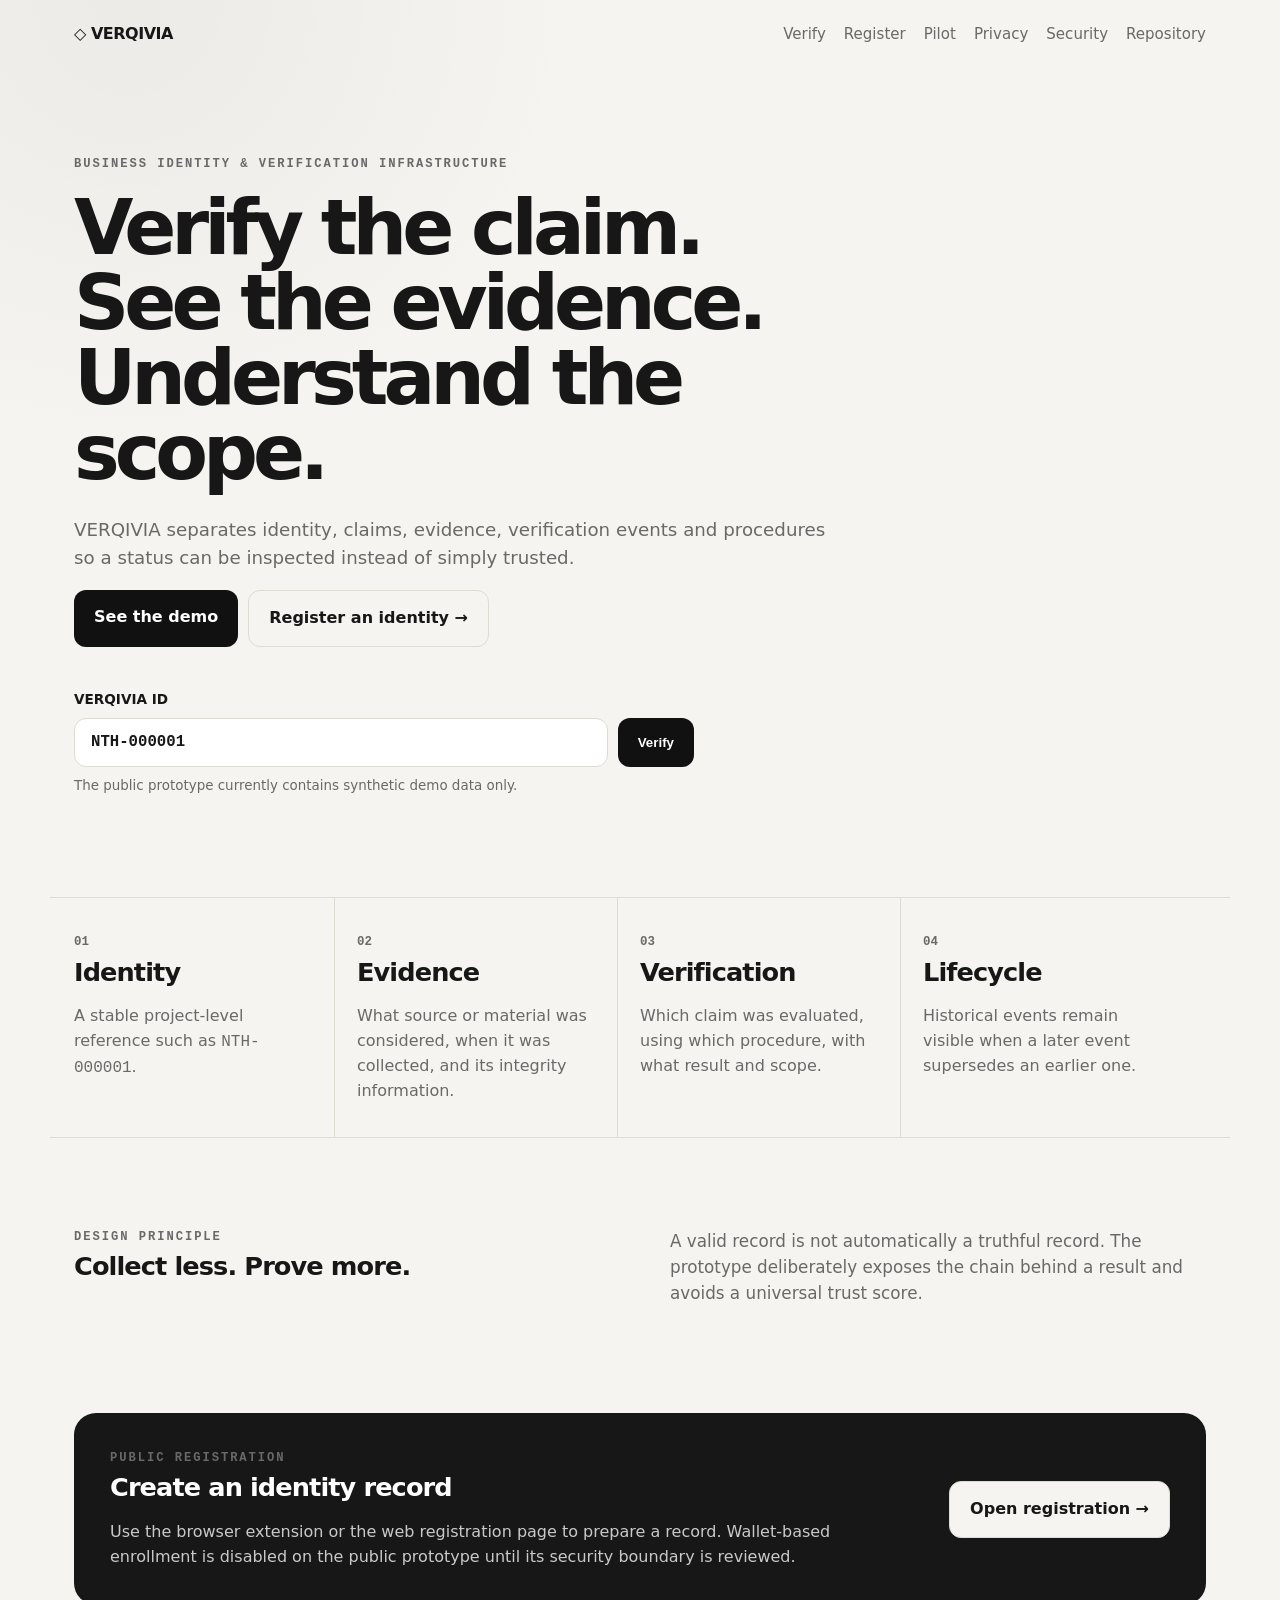
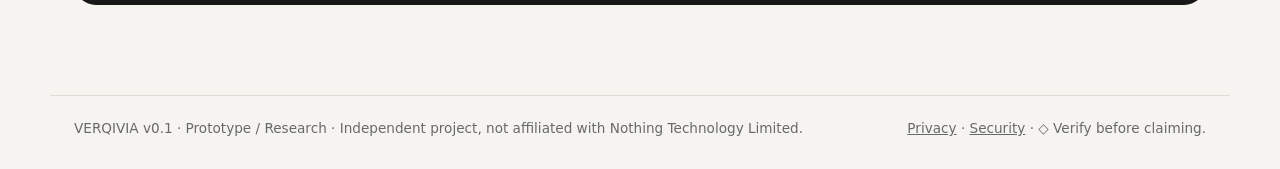
<file: site/index.html>
<!doctype html>
<html lang="en">
<head>
  <meta charset="utf-8">
  <meta name="viewport" content="width=device-width, initial-scale=1">
  <meta http-equiv="Content-Security-Policy" content="default-src 'self'; script-src 'self'; style-src 'self'; img-src 'self' data:; connect-src 'self' https:; object-src 'none'; base-uri 'self'; frame-ancestors 'none'; form-action 'self'">
  <meta name="description" content="VERQIVIA — transparent business identity and verification infrastructure for humans and machines.">
  <meta property="og:title" content="VERQIVIA — Business Identity & Verification">
  <meta property="og:description" content="Inspect identity, claims, evidence and verification procedures instead of relying on a single trust score.">
  <meta property="og:type" content="website">
  <meta property="og:url" content="https://asnad68.github.io/VERQIVIA/">
  <title>VERQIVIA — Business Identity & Verification</title>
  <link rel="stylesheet" href="./assets/styles.css">
</head>
<body>
  <header class="topbar">
    <a class="brand" href="./">◇ VERQIVIA</a>
    <nav aria-label="Primary">
      <a href="./verify.html">Verify</a>
      <a href="./register.html">Register</a>
      <a href="./pilot.html">Pilot</a>
      <a href="./privacy.html">Privacy</a>
      <a href="./security.html">Security</a>
      <a href="https://github.com/asnad68/VERQIVIA" rel="noreferrer">Repository</a>
    </nav>
  </header>
  <main>
    <section class="hero shell">
      <div class="eyebrow">BUSINESS IDENTITY &amp; VERIFICATION INFRASTRUCTURE</div>
      <h1>Verify the claim.<br>See the evidence.<br>Understand the scope.</h1>
      <p class="lead">VERQIVIA separates identity, claims, evidence, verification events and procedures so a status can be inspected instead of simply trusted.</p>
      <div class="input-row" style="margin-top:28px;max-width:560px;">
        <a class="button" href="./verify.html?id=NTH-000001">See the demo</a>
        <a class="button secondary" href="./register.html">Register an identity →</a>
      </div>
      <form class="verify-form" action="./verify.html" method="get">
        <label for="nothing-id">VERQIVIA ID</label>
        <div class="input-row">
          <input id="nothing-id" name="id" value="NTH-000001" pattern="NTH-[0-9]{6}" autocomplete="off" spellcheck="false" aria-describedby="demo-note">
          <button type="submit">Verify</button>
        </div>
        <p id="demo-note" class="note">The public prototype currently contains synthetic demo data only.</p>
      </form>
    </section>
    <section class="feature-grid shell" aria-label="VERQIVIA model">
      <article class="feature"><span class="feature-number">01</span><h2>Identity</h2><p>A stable project-level reference such as <code>NTH-000001</code>.</p></article>
      <article class="feature"><span class="feature-number">02</span><h2>Evidence</h2><p>What source or material was considered, when it was collected, and its integrity information.</p></article>
      <article class="feature"><span class="feature-number">03</span><h2>Verification</h2><p>Which claim was evaluated, using which procedure, with what result and scope.</p></article>
      <article class="feature"><span class="feature-number">04</span><h2>Lifecycle</h2><p>Historical events remain visible when a later event supersedes an earlier one.</p></article>
    </section>
    <section class="principles shell">
      <div><div class="eyebrow">DESIGN PRINCIPLE</div><h2>Collect less. Prove more.</h2></div>
      <p>A valid record is not automatically a truthful record. The prototype deliberately exposes the chain behind a result and avoids a universal trust score.</p>
    </section>
    <section class="demo shell">
      <div class="demo-panel">
        <div><div class="eyebrow">PUBLIC REGISTRATION</div><h2>Create an identity record</h2><p>Use the browser extension or the web registration page to prepare a record. Wallet-based enrollment is disabled on the public prototype until its security boundary is reviewed.</p></div>
        <a class="button secondary" href="./register.html">Open registration →</a>
      </div>
    </section>
  </main>
  <footer class="footer shell">
    <span>VERQIVIA v0.1 · Prototype / Research · Independent project, not affiliated with Nothing Technology Limited.</span>
    <span><a href="./privacy.html">Privacy</a> · <a href="./security.html">Security</a> · ◇ Verify before claiming.</span>
  </footer>
</body>
</html>
</file>
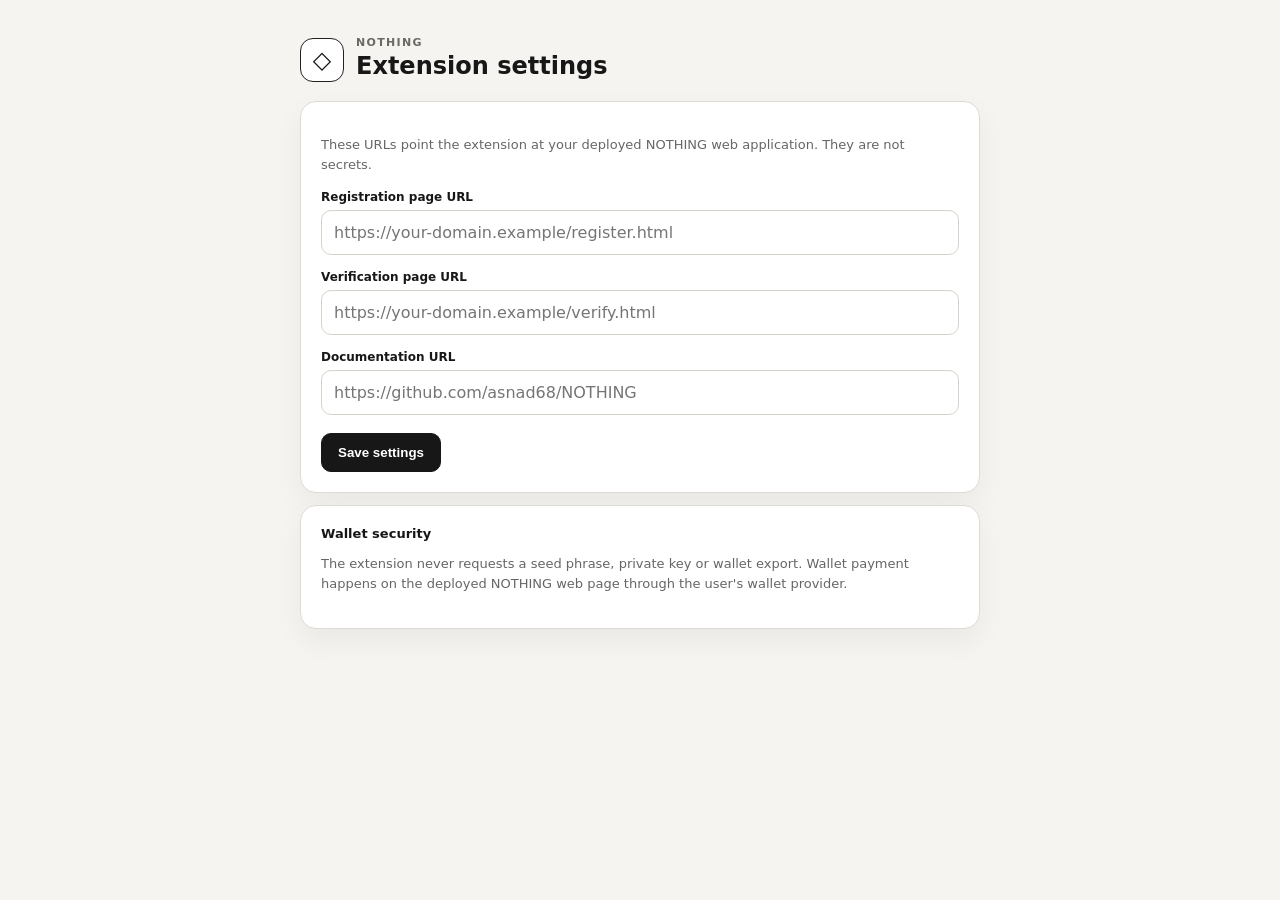
<file: extension/options.html>
<!doctype html>
<html lang="en">
<head>
  <meta charset="utf-8">
  <meta name="viewport" content="width=device-width, initial-scale=1">
  <meta http-equiv="Content-Security-Policy" content="default-src 'self'; script-src 'self'; style-src 'self'; img-src 'self' data:; object-src 'none'; base-uri 'self'; form-action 'self'">
  <title>NOTHING Settings</title>
  <link rel="stylesheet" href="options.css">
</head>
<body>
  <main class="shell">
    <header><div class="mark">◇</div><div><div class="eyebrow">NOTHING</div><h1>Extension settings</h1></div></header>
    <section class="panel">
      <p class="note">These URLs point the extension at your deployed NOTHING web application. They are not secrets.</p>
      <label for="registrationUrl">Registration page URL</label>
      <input id="registrationUrl" placeholder="https://your-domain.example/register.html">
      <label for="verifyUrl">Verification page URL</label>
      <input id="verifyUrl" placeholder="https://your-domain.example/verify.html">
      <label for="docsUrl">Documentation URL</label>
      <input id="docsUrl" placeholder="https://github.com/asnad68/NOTHING">
      <div class="row"><button id="save">Save settings</button><span id="status"></span></div>
    </section>
    <section class="panel small">
      <strong>Wallet security</strong>
      <p>The extension never requests a seed phrase, private key or wallet export. Wallet payment happens on the deployed NOTHING web page through the user's wallet provider.</p>
    </section>
  </main>
  <script src="options.js"></script>
</body>
</html>
</file>
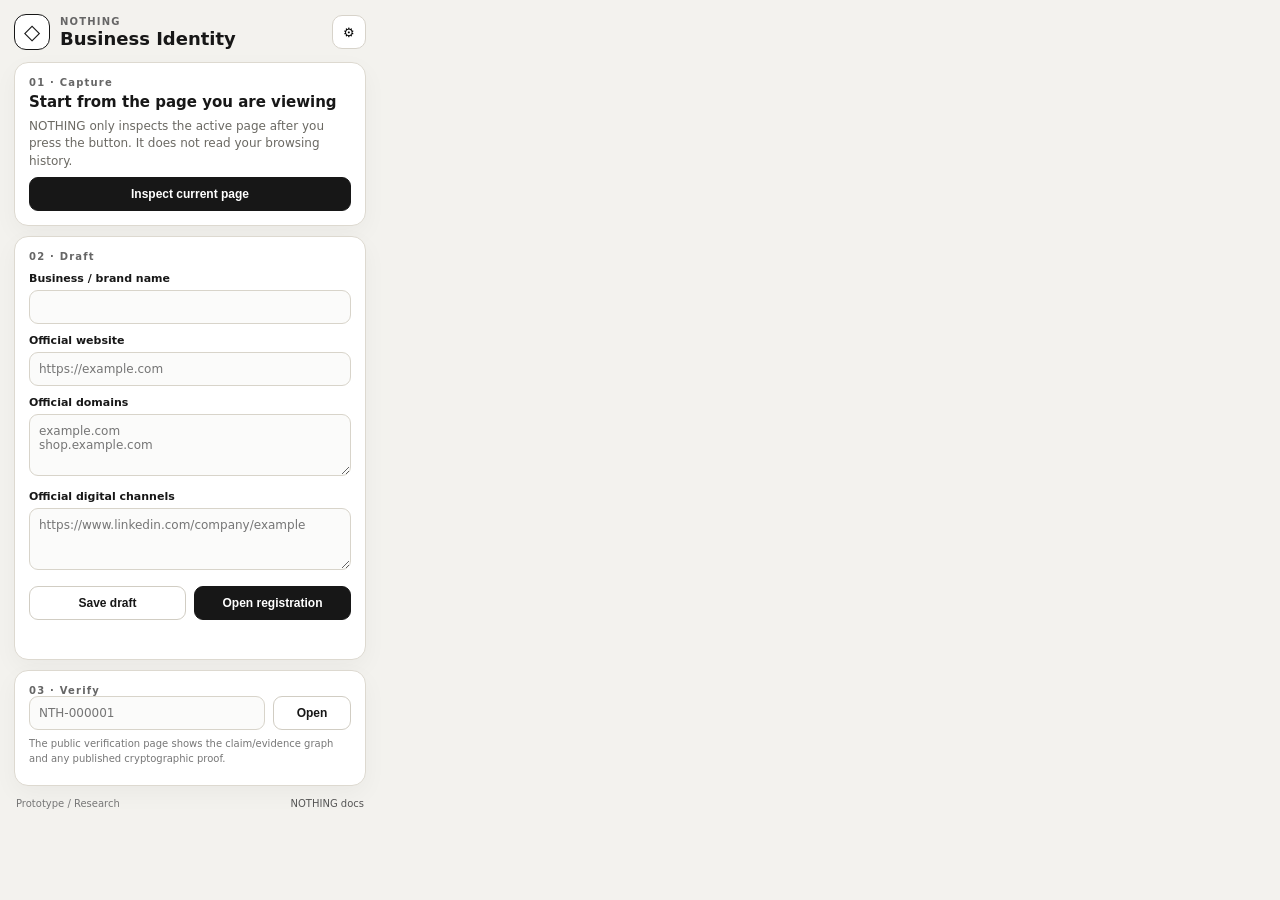
<file: extension/popup.html>
<!doctype html>
<html lang="en">
<head>
  <meta charset="utf-8">
  <meta name="viewport" content="width=device-width, initial-scale=1">
  <meta http-equiv="Content-Security-Policy" content="default-src 'self'; script-src 'self'; style-src 'self'; img-src 'self' data:; object-src 'none'; base-uri 'self'; form-action 'self'">
  <title>NOTHING</title>
  <link rel="stylesheet" href="popup.css">
</head>
<body>
  <main class="app">
    <header class="brandbar">
      <div class="mark">◇</div>
      <div>
        <div class="eyebrow">NOTHING</div>
        <h1>Business Identity</h1>
      </div>
      <button id="settings" class="icon-btn" title="Settings" aria-label="Settings">⚙</button>
    </header>

    <section class="card">
      <div class="step">01 · Capture</div>
      <h2>Start from the page you are viewing</h2>
      <p class="muted">NOTHING only inspects the active page after you press the button. It does not read your browsing history.</p>
      <button id="detect" class="primary full">Inspect current page</button>
      <div id="detected" class="detected" hidden></div>
    </section>

    <section class="card">
      <div class="step">02 · Draft</div>
      <label for="name">Business / brand name</label>
      <input id="name" maxlength="180" autocomplete="organization">
      <label for="website">Official website</label>
      <input id="website" inputmode="url" maxlength="500" placeholder="https://example.com">
      <label for="domains">Official domains</label>
      <textarea id="domains" rows="3" maxlength="1000" placeholder="example.com&#10;shop.example.com"></textarea>
      <label for="channels">Official digital channels</label>
      <textarea id="channels" rows="3" maxlength="1500" placeholder="https://www.linkedin.com/company/example"></textarea>
      <div class="row">
        <button id="save" class="secondary">Save draft</button>
        <button id="register" class="primary">Open registration</button>
      </div>
      <div id="message" class="message" aria-live="polite"></div>
    </section>

    <section class="card compact">
      <div class="step">03 · Verify</div>
      <div class="verify-row">
        <input id="nothingId" pattern="NTH-[0-9]{6}" placeholder="NTH-000001">
        <button id="verify" class="secondary">Open</button>
      </div>
      <p class="tiny">The public verification page shows the claim/evidence graph and any published cryptographic proof.</p>
    </section>

    <footer>
      <span>Prototype / Research</span>
      <a id="help" href="#">NOTHING docs</a>
    </footer>
  </main>
  <script src="popup.js"></script>
</body>
</html>
</file>
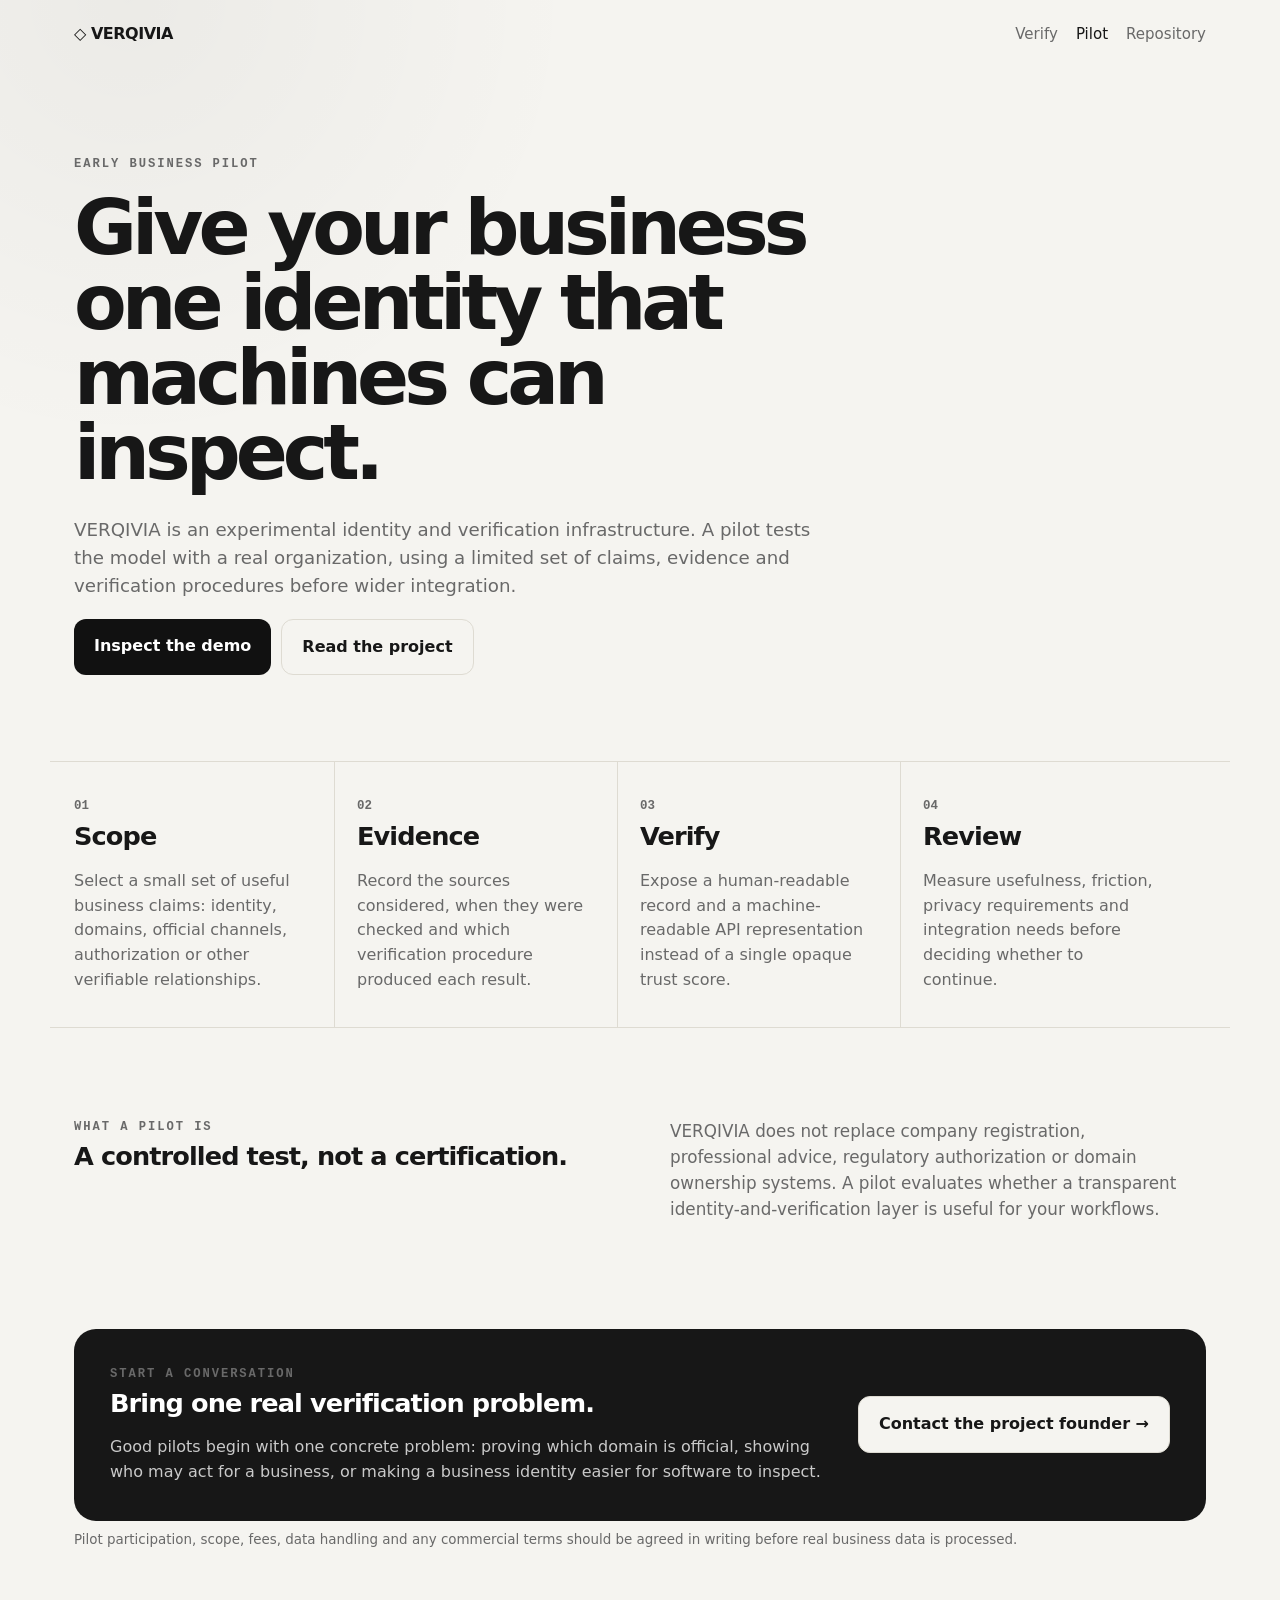
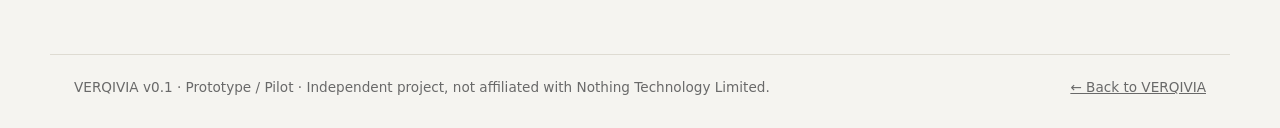
<file: site/pilot.html>
<!doctype html>
<html lang="en">
<head>
  <meta charset="utf-8">
  <meta name="viewport" content="width=device-width, initial-scale=1">
  <meta http-equiv="Content-Security-Policy" content="default-src 'self'; script-src 'self'; style-src 'self'; img-src 'self' data:; connect-src 'self' https:; object-src 'none'; base-uri 'self'; frame-ancestors 'none'; form-action 'self'">
  <meta name="description" content="VERQIVIA pilot program — business identity and verification infrastructure for human and machine-readable trust records.">
  <title>Pilot — VERQIVIA</title>
  <link rel="stylesheet" href="./assets/styles.css">
</head>
<body>
  <header class="topbar">
    <a class="brand" href="./">◇ VERQIVIA</a>
    <nav aria-label="Primary">
      <a href="./verify.html">Verify</a>
      <a class="active" href="./pilot.html">Pilot</a>
      <a href="https://github.com/asnad68/VERQIVIA" rel="noreferrer">Repository</a>
    </nav>
  </header>

  <main>
    <section class="hero shell">
      <div class="eyebrow">EARLY BUSINESS PILOT</div>
      <h1>Give your business one identity that machines can inspect.</h1>
      <p class="lead">
        VERQIVIA is an experimental identity and verification infrastructure.
        A pilot tests the model with a real organization, using a limited set of
        claims, evidence and verification procedures before wider integration.
      </p>
      <div class="input-row" style="margin-top:32px;max-width:520px;">
        <a class="button" href="./verify.html?id=NTH-000001">Inspect the demo</a>
        <a class="button secondary" href="https://github.com/asnad68/VERQIVIA" rel="noreferrer">Read the project</a>
      </div>
    </section>

    <section class="feature-grid shell" aria-label="Pilot structure">
      <article class="feature">
        <span class="feature-number">01</span>
        <h2>Scope</h2>
        <p>Select a small set of useful business claims: identity, domains, official channels, authorization or other verifiable relationships.</p>
      </article>
      <article class="feature">
        <span class="feature-number">02</span>
        <h2>Evidence</h2>
        <p>Record the sources considered, when they were checked and which verification procedure produced each result.</p>
      </article>
      <article class="feature">
        <span class="feature-number">03</span>
        <h2>Verify</h2>
        <p>Expose a human-readable record and a machine-readable API representation instead of a single opaque trust score.</p>
      </article>
      <article class="feature">
        <span class="feature-number">04</span>
        <h2>Review</h2>
        <p>Measure usefulness, friction, privacy requirements and integration needs before deciding whether to continue.</p>
      </article>
    </section>

    <section class="principles shell">
      <div>
        <div class="eyebrow">WHAT A PILOT IS</div>
        <h2>A controlled test, not a certification.</h2>
      </div>
      <p>
        VERQIVIA does not replace company registration, professional advice,
        regulatory authorization or domain ownership systems. A pilot evaluates
        whether a transparent identity-and-verification layer is useful for your
        workflows.
      </p>
    </section>

    <section class="demo shell">
      <div class="demo-panel">
        <div>
          <div class="eyebrow" style="color:#aaa;">START A CONVERSATION</div>
          <h2>Bring one real verification problem.</h2>
          <p>
            Good pilots begin with one concrete problem: proving which domain is
            official, showing who may act for a business, or making a business
            identity easier for software to inspect.
          </p>
        </div>
        <a class="button secondary" href="https://www.linkedin.com/in/mehdihadadi/" rel="noreferrer">Contact the project founder →</a>
      </div>
      <p class="note" style="margin-top:14px;">
        Pilot participation, scope, fees, data handling and any commercial terms should be agreed in writing before real business data is processed.
      </p>
    </section>
  </main>

  <footer class="footer shell">
    <span>VERQIVIA v0.1 · Prototype / Pilot · Independent project, not affiliated with Nothing Technology Limited.</span>
    <a href="./">← Back to VERQIVIA</a>
  </footer>
</body>
</html>
</file>
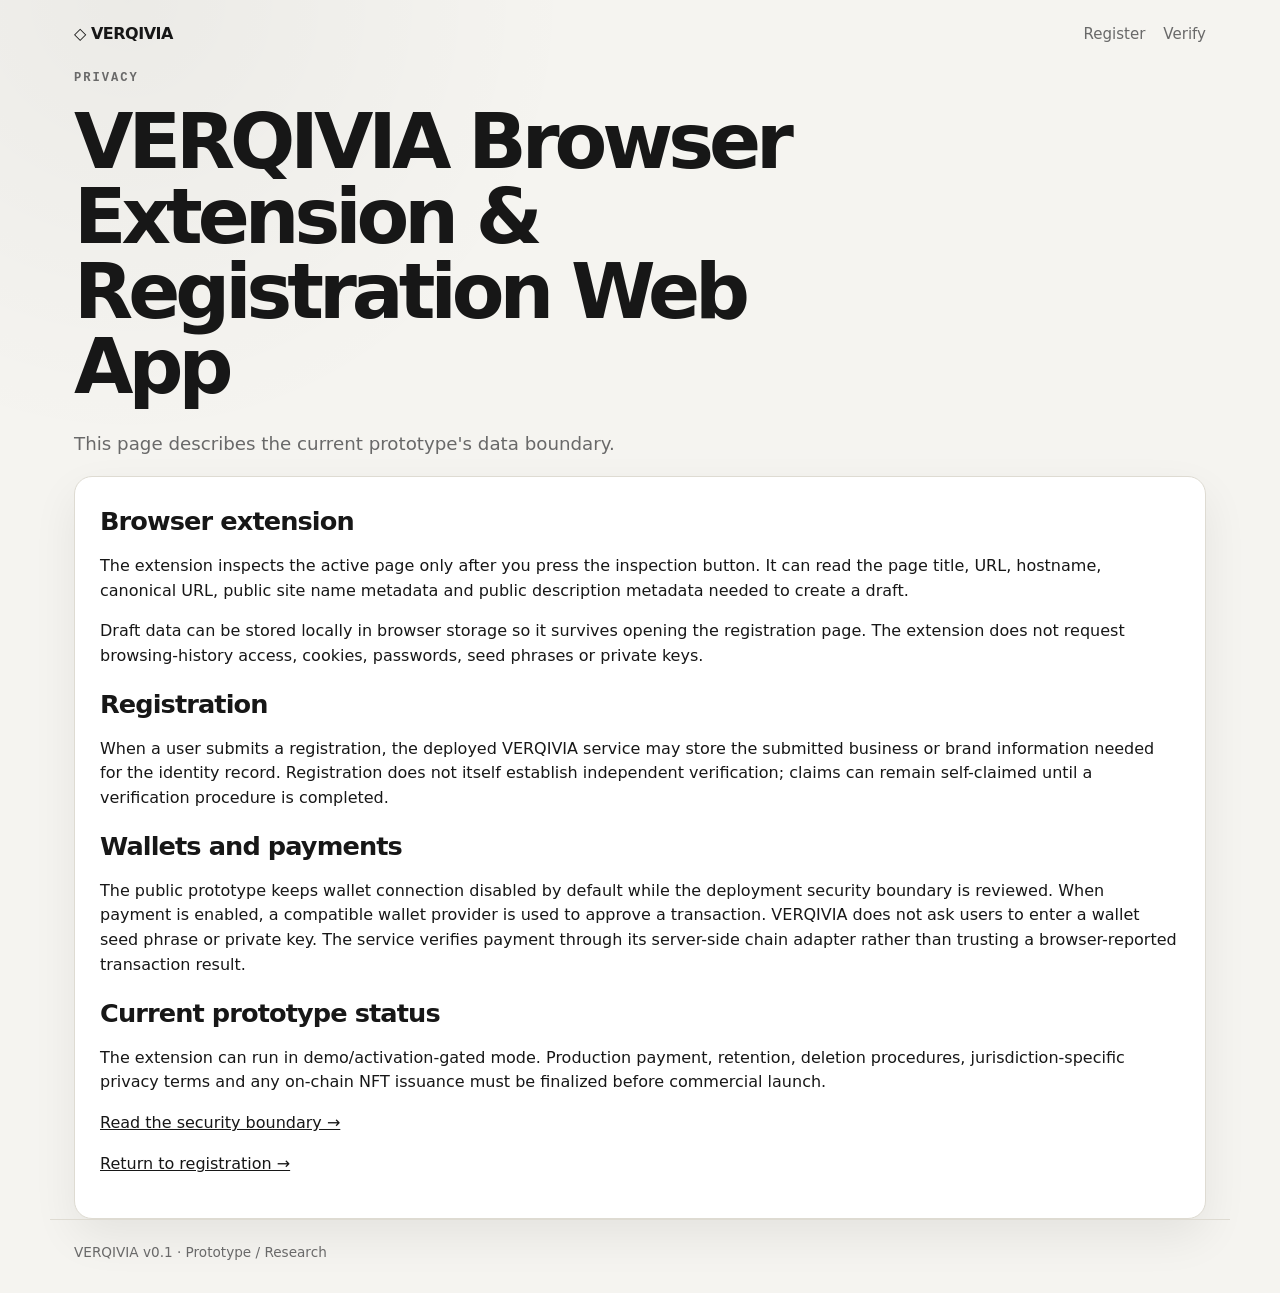
<file: site/privacy.html>
<!doctype html>
<html lang="en">
<head>
  <meta charset="utf-8">
  <meta name="viewport" content="width=device-width, initial-scale=1">
  <meta http-equiv="Content-Security-Policy" content="default-src 'self'; script-src 'self'; style-src 'self'; img-src 'self' data:; connect-src 'self' https:; object-src 'none'; base-uri 'self'; frame-ancestors 'none'; form-action 'self'">
  <title>Privacy — VERQIVIA</title>
  <link rel="stylesheet" href="./assets/styles.css">
</head>
<body>
<header class="topbar"><a class="brand" href="./">◇ VERQIVIA</a><nav><a href="./register.html">Register</a><a href="./verify.html">Verify</a></nav></header>
<main class="shell" style="padding-top:48px;max-width:860px">
  <div class="eyebrow">PRIVACY</div>
  <h1>VERQIVIA Browser Extension &amp; Registration Web App</h1>
  <p class="lead">This page describes the current prototype's data boundary.</p>
  <section class="panel" style="margin-top:24px">
    <h2>Browser extension</h2>
    <p>The extension inspects the active page only after you press the inspection button. It can read the page title, URL, hostname, canonical URL, public site name metadata and public description metadata needed to create a draft.</p>
    <p>Draft data can be stored locally in browser storage so it survives opening the registration page. The extension does not request browsing-history access, cookies, passwords, seed phrases or private keys.</p>
    <h2>Registration</h2>
    <p>When a user submits a registration, the deployed VERQIVIA service may store the submitted business or brand information needed for the identity record. Registration does not itself establish independent verification; claims can remain self-claimed until a verification procedure is completed.</p>
    <h2>Wallets and payments</h2>
    <p>The public prototype keeps wallet connection disabled by default while the deployment security boundary is reviewed. When payment is enabled, a compatible wallet provider is used to approve a transaction. VERQIVIA does not ask users to enter a wallet seed phrase or private key. The service verifies payment through its server-side chain adapter rather than trusting a browser-reported transaction result.</p>
    <h2>Current prototype status</h2>
    <p>The extension can run in demo/activation-gated mode. Production payment, retention, deletion procedures, jurisdiction-specific privacy terms and any on-chain NFT issuance must be finalized before commercial launch.</p>
    <p><a href="./security.html">Read the security boundary →</a></p><p><a href="./register.html">Return to registration →</a></p>
  </section>
</main>
<footer class="footer shell"><span>VERQIVIA v0.1 · Prototype / Research</span></footer>
</body>
</html>
</file>
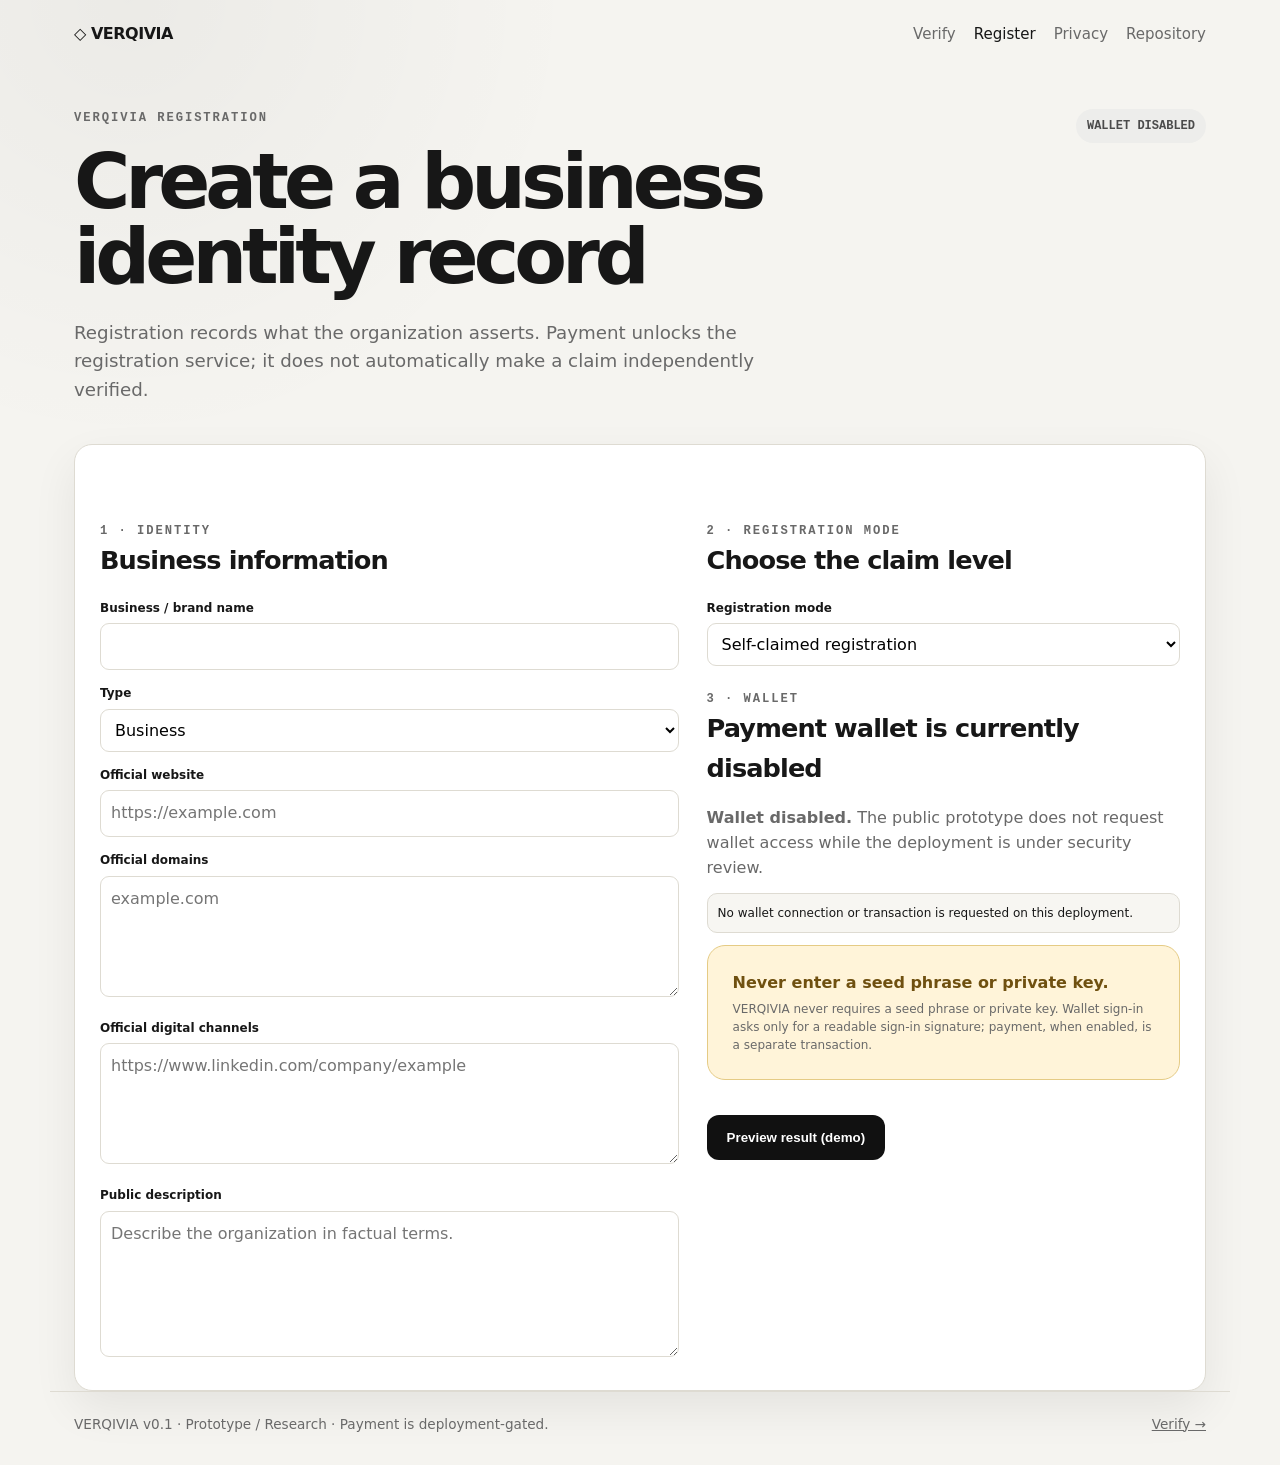
<file: site/register.html>
<!doctype html>
<html lang="en">
<head>
<meta charset="utf-8">
<meta name="viewport" content="width=device-width, initial-scale=1">
<meta http-equiv="Content-Security-Policy" content="default-src 'self'; script-src 'self' https://accounts.google.com; style-src 'self'; img-src 'self' data:; connect-src 'self' https: https://accounts.google.com; frame-src https://accounts.google.com; object-src 'none'; base-uri 'self'; frame-ancestors 'none'; form-action 'self'">
<meta name="description" content="Register a business identity with VERQIVIA.">
<title>Register — VERQIVIA</title>
<link rel="stylesheet" href="./assets/styles.css">
<link rel="stylesheet" href="./register.css">
</head>
<body>
<header class="topbar">
  <a class="brand" href="./">◇ VERQIVIA</a>
  <nav aria-label="Primary"><a href="./verify.html">Verify</a><a class="active" href="./register.html">Register</a><a href="./privacy.html">Privacy</a><a href="https://github.com/asnad68/VERQIVIA" rel="noreferrer">Repository</a></nav>
</header>
<main class="shell register-shell">
  <section class="register-head">
    <div><div class="eyebrow">VERQIVIA REGISTRATION</div><h1>Create a business identity record</h1><p class="lead">Registration records what the organization asserts. Payment unlocks the registration service; it does not automatically make a claim independently verified.</p></div>
    <div id="registration-state" class="status status-neutral">SERVICE CHECK</div>
  </section>
  <section class="panel register-grid">
    <div>
      <div class="section-heading"><div><div class="eyebrow">1 · IDENTITY</div><h2>Business information</h2></div></div>
      <label for="brandName">Business / brand name</label><input id="brandName" maxlength="180" autocomplete="organization">
      <label for="businessType">Type</label>
      <select id="businessType"><option value="business">Business</option><option value="brand">Brand</option><option value="digital_channel">Digital channel</option></select>
      <label for="website">Official website</label><input id="website" maxlength="500" inputmode="url" placeholder="https://example.com">
      <label for="domains">Official domains</label><textarea id="domains" rows="4" maxlength="1500" placeholder="example.com"></textarea>
      <label for="channels">Official digital channels</label><textarea id="channels" rows="4" maxlength="2000" placeholder="https://www.linkedin.com/company/example"></textarea>
      <label for="description">Public description</label><textarea id="description" rows="5" maxlength="2000" placeholder="Describe the organization in factual terms."></textarea>
    </div>
    <div>
      <div class="section-heading"><div><div class="eyebrow">2 · REGISTRATION MODE</div><h2>Choose the claim level</h2></div></div>
      <label for="registrationMode">Registration mode</label>
      <select id="registrationMode">
        <option value="self">Self-claimed registration</option>
        <option value="official">Official organization registration</option>
      </select>
      <div id="official-box" class="official-box" hidden>
        <div class="official-title">OFFICIAL ORGANIZATION CONTROL</div>
        <p class="muted">Official status requires independent control of an organization domain and an authenticated principal bound to that domain. A personal Gmail account, an unrelated wallet, or a payment alone is not enough.</p>
        <label for="organizationDomain">Organization domain</label>
        <input id="organizationDomain" maxlength="253" placeholder="example.com" autocomplete="off">
        <div class="official-actions">
          <button id="get-domain-challenge" class="secondary">Get DNS challenge</button>
          <button id="verify-domain" class="secondary" disabled>Verify domain control</button>
        </div>
        <div id="domain-state" class="note" aria-live="polite"></div>
        <div id="domain-challenge" class="challenge-box" hidden>
          <div class="mini-label">DNS TXT RECORD</div>
          <div><code id="domain-record-name">_nothing-challenge.example.com</code></div>
          <div><code id="domain-record-value">VERQIVIA-DOMAIN-VERIFICATION=…</code></div>
          <p id="domain-instructions" class="muted">Add this TXT record to the organization DNS, then verify it.</p>
        </div>
        <div class="auth-buttons">
          <div>
            <div class="mini-label">GOOGLE WORKSPACE</div>
            <div id="google-signin-button"></div>
            <div id="google-state" class="note" aria-live="polite"></div>
          </div>
          <div>
            <div class="mini-label">WALLET SIGN-IN</div>
            <button id="wallet-auth" class="secondary full" type="button">Sign in with wallet</button>
            <div id="wallet-auth-state" class="note" aria-live="polite"></div>
          </div>
        </div>
        <div id="official-status" class="status status-neutral">Official authorization not completed.</div>
      </div>

      <div class="section-heading wallet-heading"><div><div class="eyebrow">3 · WALLET</div><h2>Payment wallet is currently disabled</h2></div></div>
      <div id="wallet-list" class="wallet-list"><div class="muted">Wallet access is available separately for organization sign-in when security review has enabled it; payment remains independently gated.</div></div>
      <div id="wallet-state" class="wallet-state">The public prototype does not request wallet access while the deployment is under security review.</div>
      <div id="payment-box" class="payment-box" hidden>
        <div class="mini-label">PAYMENT</div><div id="payment-copy">Loading…</div>
        <button id="pay" class="primary full">Pay registration fee</button>
        <div id="payment-status" class="note" aria-live="polite"></div>
      </div>
      <div class="warning-panel panel"><strong>Never enter a seed phrase or private key.</strong><div>VERQIVIA never requires a seed phrase or private key. Wallet sign-in asks only for a readable sign-in signature; payment, when enabled, is a separate transaction.</div></div>
      <button id="demo" class="secondary full">Preview result (demo)</button>
    </div>
  </section>
  <section id="result" class="panel result-panel" hidden>
    <div class="success-mark">◇</div><div><div class="eyebrow">IDENTITY CREATED</div><div id="result-id" class="result-id">NTH-000000</div><h2 id="result-name">—</h2><p id="result-copy">—</p></div>
  </section>
  <section id="hologram" class="panel" hidden>
    <div class="section-heading"><div><div class="eyebrow">VERQIVIA HOLOGRAM</div><h2>Public identity marker</h2></div><span class="status status-neutral">WEB BADGE</span></div>
    <div class="hologram-layout"><div id="badge-preview" class="badge-preview"></div><div><p>Place this marker after the brand name. Clicking it opens the public VERQIVIA verification record.</p><textarea id="badge-snippet" rows="5" readonly></textarea><button id="download-badge" class="secondary">Download SVG badge</button></div></div>
  </section>
</main>
<footer class="footer shell"><span>VERQIVIA v0.1 · Prototype / Research · Payment is deployment-gated.</span><a href="./verify.html">Verify →</a></footer>
<script src="./config.js"></script><script src="./register.js" defer></script>
</body>
</html>
</file>
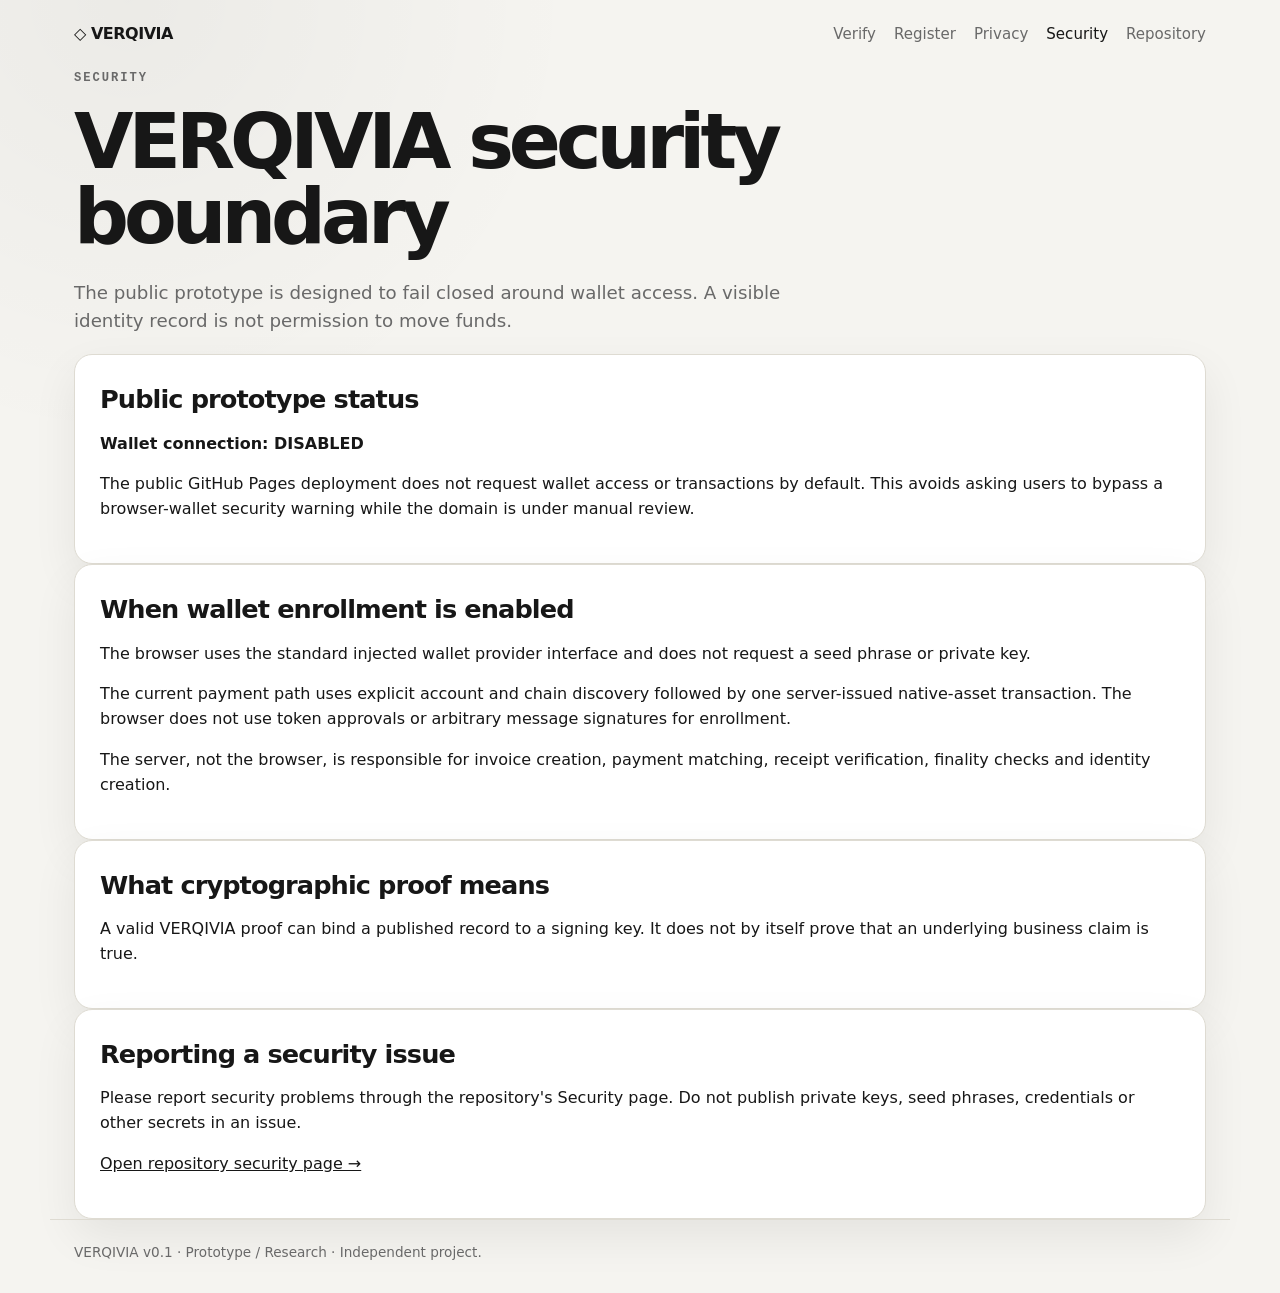
<file: site/security.html>
<!doctype html>
<html lang="en">
<head>
  <meta charset="utf-8">
  <meta name="viewport" content="width=device-width, initial-scale=1">
  <meta http-equiv="Content-Security-Policy" content="default-src 'self'; script-src 'self'; style-src 'self'; img-src 'self' data:; connect-src 'self' https:; object-src 'none'; base-uri 'self'; frame-ancestors 'none'; form-action 'self'">
  <meta name="description" content="VERQIVIA security boundary and wallet safety information.">
  <title>Security — VERQIVIA</title>
  <link rel="stylesheet" href="./assets/styles.css">
</head>
<body>
<header class="topbar">
  <a class="brand" href="./">◇ VERQIVIA</a>
  <nav aria-label="Primary">
    <a href="./verify.html">Verify</a>
    <a href="./register.html">Register</a>
    <a href="./privacy.html">Privacy</a>
    <a class="active" href="./security.html">Security</a>
    <a href="https://github.com/asnad68/VERQIVIA" rel="noreferrer">Repository</a>
  </nav>
</header>
<main class="shell" style="padding-top:48px;max-width:860px">
  <div class="eyebrow">SECURITY</div>
  <h1>VERQIVIA security boundary</h1>
  <p class="lead">The public prototype is designed to fail closed around wallet access. A visible identity record is not permission to move funds.</p>

  <section class="panel" style="margin-top:24px">
    <h2>Public prototype status</h2>
    <p><strong>Wallet connection: DISABLED</strong></p>
    <p>The public GitHub Pages deployment does not request wallet access or transactions by default. This avoids asking users to bypass a browser-wallet security warning while the domain is under manual review.</p>
  </section>

  <section class="panel" style="margin-top:16px">
    <h2>When wallet enrollment is enabled</h2>
    <p>The browser uses the standard injected wallet provider interface and does not request a seed phrase or private key.</p>
    <p>The current payment path uses explicit account and chain discovery followed by one server-issued native-asset transaction. The browser does not use token approvals or arbitrary message signatures for enrollment.</p>
    <p>The server, not the browser, is responsible for invoice creation, payment matching, receipt verification, finality checks and identity creation.</p>
  </section>

  <section class="panel" style="margin-top:16px">
    <h2>What cryptographic proof means</h2>
    <p>A valid VERQIVIA proof can bind a published record to a signing key. It does not by itself prove that an underlying business claim is true.</p>
  </section>

  <section class="panel" style="margin-top:16px">
    <h2>Reporting a security issue</h2>
    <p>Please report security problems through the repository's Security page. Do not publish private keys, seed phrases, credentials or other secrets in an issue.</p>
    <p><a href="https://github.com/asnad68/VERQIVIA/security" rel="noreferrer">Open repository security page →</a></p>
  </section>
</main>
<footer class="footer shell"><span>VERQIVIA v0.1 · Prototype / Research · Independent project.</span></footer>
</body>
</html>
</file>
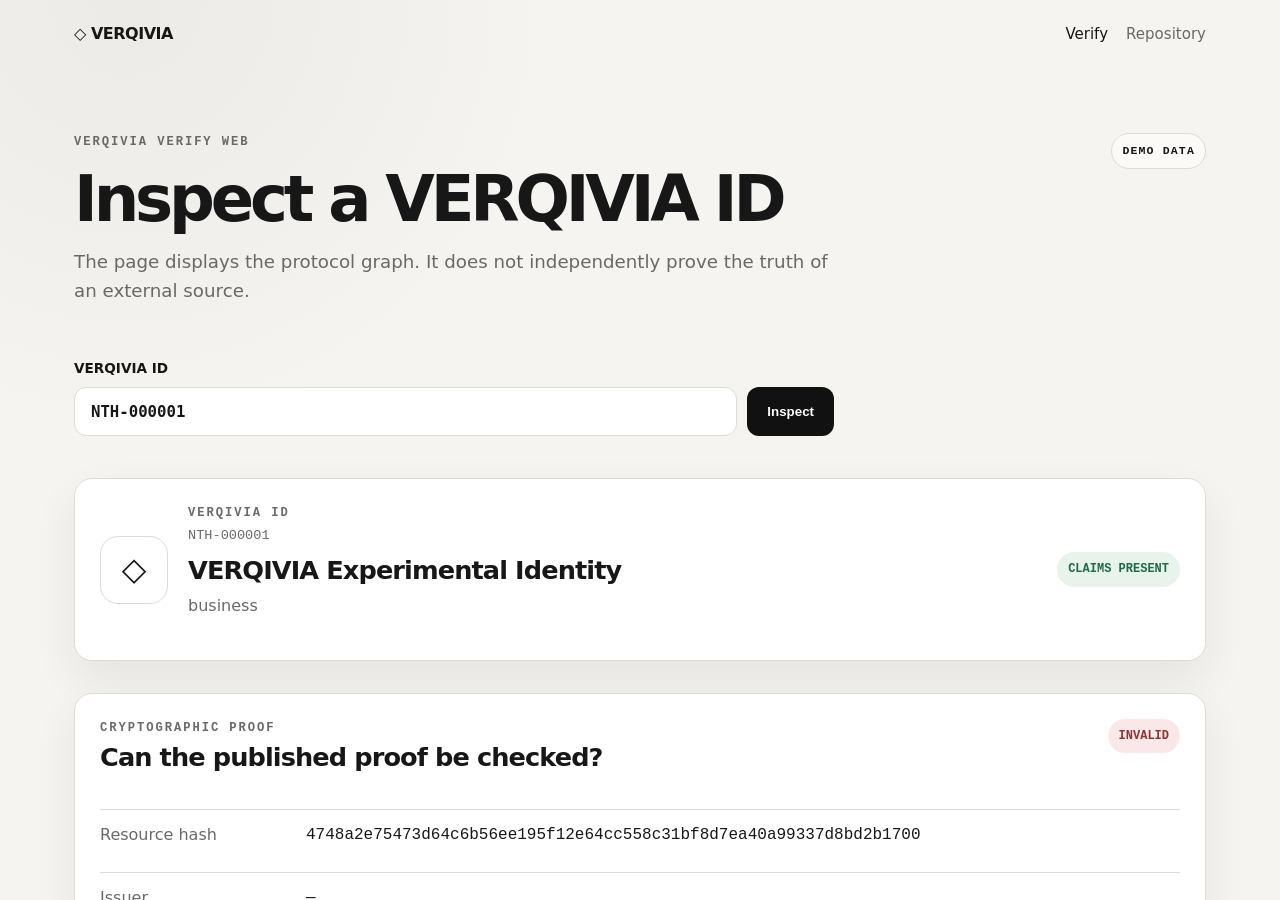
<file: site/verify.html>
<!doctype html>
<html lang="en">
<head>
  <meta charset="utf-8">
  <meta name="viewport" content="width=device-width, initial-scale=1">
  <meta http-equiv="Content-Security-Policy" content="default-src 'self'; script-src 'self'; style-src 'self'; img-src 'self' data:; connect-src 'self' https:; object-src 'none'; base-uri 'self'; frame-ancestors 'none'; form-action 'self'">
  <meta name="description" content="VERQIVIA verification record viewer.">
  <title>Verify — VERQIVIA</title>
  <link rel="stylesheet" href="./assets/styles.css">
</head>
<body data-page="verify">
  <header class="topbar">
    <a class="brand" href="./">◇ VERQIVIA</a>
    <nav aria-label="Primary">
      <a class="active" href="./verify.html">Verify</a>
      <a href="https://github.com/asnad68/VERQIVIA" rel="noreferrer">Repository</a>
    </nav>
  </header>

  <main class="shell verify-shell">
    <section class="verify-head">
      <div>
        <div class="eyebrow">VERQIVIA VERIFY WEB</div>
        <h1>Inspect a VERQIVIA ID</h1>
        <p class="lead">The page displays the protocol graph. It does not independently prove the truth of an external source.</p>
      </div>
      <div id="data-mode" class="demo-badge">DEMO DATA</div>
    </section>

    <form id="search-form" class="verify-form compact">
      <label for="search-id">VERQIVIA ID</label>
      <div class="input-row">
        <input id="search-id" name="id" value="NTH-000001" pattern="NTH-[0-9]{6}"
               autocomplete="off" spellcheck="false">
        <button type="submit">Inspect</button>
      </div>
    </form>

    <div id="loading" class="panel">Loading verification record…</div>
    <div id="not-found" class="panel error-panel" hidden>
      <strong>Record not found in the prototype dataset.</strong>
      <p>Only synthetic demo identities are currently published.</p>
    </div>

    <section id="result" hidden>
      <div class="identity-card panel">
        <div class="identity-main">
          <div class="mark-large">◇</div>
          <div>
            <div class="eyebrow">VERQIVIA ID</div>
            <div id="identity-id" class="identity-id">—</div>
            <h2 id="identity-name">—</h2>
            <p id="identity-type" class="muted">—</p>
          </div>
        </div>
        <div id="record-state" class="status status-neutral">—</div>
      </div>

      <div id="consistency-warning" class="panel warning-panel" hidden></div>

      <section class="proof-panel panel" aria-labelledby="proof-heading">
        <div class="proof-heading-row">
          <div>
            <div class="eyebrow">CRYPTOGRAPHIC PROOF</div>
            <h2 id="proof-heading">Can the published proof be checked?</h2>
          </div>
          <div id="proof-status" class="status status-neutral">CHECKING</div>
        </div>
        <div id="proof-details" class="proof-details"></div>
        <p class="note">A valid cryptographic proof binds this exact record to a signing key. It does not, by itself, prove that the underlying business claim is true.</p>
      </section>

      <div class="section-heading">
        <div>
          <div class="eyebrow">CLAIMS</div>
          <h2>What is being asserted?</h2>
        </div>
      </div>
      <div id="claims" class="claim-grid"></div>

      <div class="section-heading">
        <div>
          <div class="eyebrow">VERIFICATION TIMELINE</div>
          <h2>What was checked?</h2>
        </div>
      </div>
      <div id="timeline" class="timeline"></div>

      <details class="raw panel">
        <summary>View machine-readable demo bundle</summary>
        <pre id="raw-json"></pre>
      </details>
    </section>
  </main>

  <footer class="footer shell">
    <span>VERQIVIA v0.1 · Prototype / Research · Independent project, not affiliated with Nothing Technology Limited.</span>
    <a href="./">← Back to VERQIVIA</a>
  </footer>

  <script src="./config.js"></script>
  <script src="./assets/app.js" defer></script>
</body>
</html>
</file>
<file: site/assets/styles.css>
:root {
  --ink: #171717;
  --muted: #696969;
  --paper: #f5f4f0;
  --panel: #ffffff;
  --line: #dedbd2;
  --accent: #111111;
  --ok: #1d6b49;
  --ok-bg: #e7f3eb;
  --warn: #8a6418;
  --warn-bg: #fff4d9;
  --bad: #8a3434;
  --bad-bg: #fae7e7;
  --shadow: 0 18px 45px rgba(0,0,0,.07);
  font-family: Inter, ui-sans-serif, system-ui, -apple-system, BlinkMacSystemFont, "Segoe UI", sans-serif;
}

* { box-sizing: border-box; }

html { scroll-behavior: smooth; }

body {
  margin: 0;
  background:
    radial-gradient(circle at 10% 0%, rgba(0,0,0,.04), transparent 28rem),
    var(--paper);
  color: var(--ink);
  line-height: 1.55;
}

a { color: inherit; }

code, pre, .identity-id, .status, .demo-badge, .eyebrow {
  font-family: "SFMono-Regular", Consolas, "Liberation Mono", monospace;
}

.topbar {
  max-width: 1180px;
  margin: 0 auto;
  padding: 22px 24px;
  display: flex;
  justify-content: space-between;
  align-items: center;
}

.brand {
  text-decoration: none;
  font-weight: 800;
  letter-spacing: -.03em;
}

nav {
  display: flex;
  gap: 18px;
}

nav a {
  text-decoration: none;
  color: var(--muted);
  font-size: .94rem;
}

nav a:hover, nav a.active { color: var(--ink); }

.shell {
  max-width: 1180px;
  margin: 0 auto;
  padding-left: 24px;
  padding-right: 24px;
}

.hero {
  padding-top: 86px;
  padding-bottom: 86px;
}

.eyebrow {
  font-size: .76rem;
  letter-spacing: .16em;
  font-weight: 700;
  color: var(--muted);
}

h1, h2, p { margin-top: 0; }

h1 {
  font-size: clamp(2.7rem, 6vw, 5.8rem);
  line-height: .98;
  letter-spacing: -.065em;
  max-width: 820px;
  margin: 16px 0 25px;
}

h2 {
  font-size: clamp(1.35rem, 2vw, 2rem);
  letter-spacing: -.035em;
  margin-bottom: 12px;
}

.lead {
  max-width: 760px;
  color: var(--muted);
  font-size: 1.14rem;
}

.verify-form {
  margin-top: 42px;
  max-width: 620px;
}

.verify-form.compact { margin: 0 0 42px; max-width: 760px; }

.verify-form label {
  display: block;
  font-size: .85rem;
  font-weight: 700;
  margin-bottom: 8px;
}

.input-row {
  display: flex;
  gap: 10px;
}

input {
  min-width: 0;
  flex: 1;
  border: 1px solid var(--line);
  background: var(--panel);
  border-radius: 12px;
  padding: 15px 16px;
  color: var(--ink);
  font: 600 .98rem/1.1 "SFMono-Regular", Consolas, monospace;
  outline: none;
}

input:focus {
  border-color: #8e8a80;
  box-shadow: 0 0 0 3px rgba(0,0,0,.06);
}

button, .button {
  border: 0;
  border-radius: 12px;
  padding: 15px 20px;
  background: var(--accent);
  color: #fff;
  font-weight: 800;
  text-decoration: none;
  cursor: pointer;
}

.button.secondary {
  background: var(--paper);
  color: var(--ink);
  border: 1px solid var(--line);
  white-space: nowrap;
}

.note, .muted { color: var(--muted); }

.note { font-size: .84rem; margin-top: 9px; }

.feature-grid {
  display: grid;
  grid-template-columns: repeat(4, 1fr);
  border-top: 1px solid var(--line);
  border-bottom: 1px solid var(--line);
}

.feature {
  padding: 30px 22px 34px 0;
  margin-right: 22px;
  border-right: 1px solid var(--line);
}

.feature:last-child { border-right: 0; }

.feature-number {
  font: 700 .78rem "SFMono-Regular", Consolas, monospace;
  color: var(--muted);
}

.feature p { color: var(--muted); margin-bottom: 0; }

.principles {
  display: grid;
  grid-template-columns: 1fr 1fr;
  gap: 60px;
  padding-top: 90px;
  padding-bottom: 90px;
}

.principles p {
  color: var(--muted);
  max-width: 520px;
  font-size: 1.05rem;
}

.demo { padding-bottom: 90px; }

.demo-panel {
  background: var(--ink);
  color: white;
  border-radius: 22px;
  padding: 36px;
  display: flex;
  align-items: center;
  justify-content: space-between;
  gap: 30px;
}

.demo-panel p { color: #c9c9c9; margin-bottom: 0; }

.footer {
  border-top: 1px solid var(--line);
  padding-top: 22px;
  padding-bottom: 30px;
  display: flex;
  justify-content: space-between;
  gap: 20px;
  color: var(--muted);
  font-size: .85rem;
}

.verify-shell { padding-top: 64px; padding-bottom: 80px; }

.verify-head {
  display: flex;
  justify-content: space-between;
  gap: 35px;
  align-items: flex-start;
  margin-bottom: 35px;
}

.verify-head h1 {
  font-size: clamp(2.7rem, 5vw, 4.8rem);
  margin-bottom: 18px;
}

.demo-badge {
  border: 1px solid var(--line);
  background: rgba(255,255,255,.6);
  padding: 8px 10px;
  border-radius: 999px;
  font-size: .72rem;
  font-weight: 800;
  letter-spacing: .1em;
}

.panel {
  background: var(--panel);
  border: 1px solid var(--line);
  border-radius: 18px;
  padding: 25px;
  box-shadow: var(--shadow);
}

.identity-card {
  display: flex;
  justify-content: space-between;
  gap: 25px;
  align-items: center;
  margin-bottom: 18px;
}

.identity-main {
  display: flex;
  gap: 20px;
  align-items: center;
}

.mark-large {
  width: 68px;
  height: 68px;
  display: grid;
  place-items: center;
  border: 1px solid var(--line);
  border-radius: 18px;
  font-size: 2rem;
}

.identity-id {
  font-size: .85rem;
  color: var(--muted);
  margin: 2px 0 5px;
}

.identity-card h2 { margin: 0 0 3px; }

.status {
  border-radius: 999px;
  padding: 8px 11px;
  white-space: nowrap;
  font-weight: 800;
  font-size: .75rem;
}

.status-neutral { background: #ededeb; color: #4b4b4b; }
.status-ok { background: var(--ok-bg); color: var(--ok); }
.status-warn { background: var(--warn-bg); color: var(--warn); }
.status-bad { background: var(--bad-bg); color: var(--bad); }

.warning-panel {
  background: var(--warn-bg);
  border-color: #e5cb85;
  color: #6f5010;
  margin-bottom: 35px;
}

.warning-panel p { margin: 7px 0 0; }

.section-heading {
  display: flex;
  justify-content: space-between;
  margin-top: 52px;
  margin-bottom: 18px;
}

.section-heading h2 { margin-bottom: 0; }

.claim-grid {
  display: grid;
  grid-template-columns: repeat(2, 1fr);
  gap: 16px;
}

.claim-card {
  background: var(--panel);
  border: 1px solid var(--line);
  border-radius: 16px;
  padding: 21px;
}

.claim-card .claim-top {
  display: flex;
  justify-content: space-between;
  gap: 12px;
  margin-bottom: 13px;
}

.claim-id {
  font: 700 .75rem "SFMono-Regular", Consolas, monospace;
  color: var(--muted);
}

.claim-statement { margin-bottom: 15px; }

.meta-line {
  display: flex;
  flex-wrap: wrap;
  gap: 8px 13px;
  font-size: .83rem;
  color: var(--muted);
}

.timeline {
  display: grid;
  gap: 13px;
}

.event {
  display: grid;
  grid-template-columns: 17px 1fr;
  gap: 16px;
}

.event-dot {
  width: 12px;
  height: 12px;
  margin-top: 10px;
  border-radius: 50%;
  background: var(--ink);
}

.event-body {
  background: var(--panel);
  border: 1px solid var(--line);
  border-radius: 16px;
  padding: 19px;
}

.event-body h3 { margin: 3px 0 8px; font-size: 1rem; }

.event-body p { margin-bottom: 10px; color: var(--muted); }

.event-meta {
  display: flex;
  flex-wrap: wrap;
  gap: 7px 16px;
  font-size: .8rem;
  color: var(--muted);
}

.raw { margin-top: 45px; }

.raw summary {
  cursor: pointer;
  font-weight: 800;
}

.raw pre {
  white-space: pre-wrap;
  overflow-wrap: anywhere;
  margin: 18px 0 0;
  font-size: .76rem;
}

.error-panel {
  background: var(--bad-bg);
  border-color: #e3bcbc;
  color: var(--bad);
}

[hidden] { display: none !important; }

@media (max-width: 860px) {
  .feature-grid, .claim-grid, .principles { grid-template-columns: 1fr 1fr; }
  .feature:nth-child(2) { border-right: 0; }
  .feature:nth-child(-n+2) { border-bottom: 1px solid var(--line); }
  .feature:nth-child(3), .feature:nth-child(4) { padding-top: 28px; }
  .principles { gap: 30px; }
}

@media (max-width: 640px) {
  .topbar, .verify-head, .identity-card, .demo-panel, .footer {
    flex-direction: column;
    align-items: flex-start;
  }

  .topbar { gap: 14px; }
  h1 { font-size: 3rem; }
  .hero { padding-top: 55px; }
  .feature-grid, .claim-grid, .principles { grid-template-columns: 1fr; }
  .feature { border-right: 0; border-bottom: 1px solid var(--line); margin-right: 0; padding-right: 0; }
  .feature:last-child { border-bottom: 0; }
  .feature:nth-child(2) { border-right: 0; }
  .principles { gap: 10px; }
  .input-row { flex-direction: column; }
  button { width: 100%; }
  .identity-main { align-items: flex-start; }
  .footer { gap: 8px; }
}


.proof-panel {
  margin-top: 2rem;
}

.proof-heading-row {
  display: flex;
  align-items: flex-start;
  justify-content: space-between;
  gap: 1rem;
}

.proof-details {
  display: grid;
  gap: .7rem;
  margin: 1.25rem 0;
}

.proof-row {
  display: grid;
  grid-template-columns: minmax(130px, 190px) 1fr;
  gap: 1rem;
  padding: .8rem 0;
  border-top: 1px solid var(--line);
}

.proof-row span {
  color: var(--muted);
}

.proof-row code {
  overflow-wrap: anywhere;
}

@media (max-width: 680px) {
  .proof-row {
    grid-template-columns: 1fr;
    gap: .35rem;
  }
}
</file>
<file: extension/options.css>
:root{font-family:Inter,system-ui,-apple-system,"Segoe UI",sans-serif;color:#171717;background:#f5f4f0}*{box-sizing:border-box}body{margin:0}.shell{max-width:720px;margin:0 auto;padding:36px 20px}header{display:flex;gap:12px;align-items:center;margin-bottom:18px}.mark{width:44px;height:44px;border:1px solid #222;border-radius:13px;display:grid;place-items:center;background:#fff;font-size:24px}.eyebrow{font-size:11px;letter-spacing:.12em;font-weight:800;color:#6c6962}h1{font-size:24px;margin:3px 0}.panel{background:#fff;border:1px solid #dedbd2;border-radius:16px;padding:20px;box-shadow:0 12px 30px rgba(0,0,0,.05)}.panel.small{margin-top:12px;font-size:13px}label{display:block;font-size:12px;font-weight:800;margin:15px 0 6px}input{width:100%;padding:12px;border:1px solid #d7d3ca;border-radius:10px;font:inherit}.row{display:flex;align-items:center;gap:12px;margin-top:18px}button{border:1px solid #171717;background:#171717;color:#fff;border-radius:10px;padding:11px 16px;font-weight:800;cursor:pointer}.note,p{color:#666;line-height:1.55;font-size:13px}
</file>
<file: extension/popup.css>
:root{font-family:Inter,system-ui,-apple-system,BlinkMacSystemFont,"Segoe UI",sans-serif;color:#171717;background:#f3f2ee}
*{box-sizing:border-box}body{margin:0;width:380px;min-height:560px;background:#f3f2ee}.app{padding:14px}.brandbar{display:flex;align-items:center;gap:10px;margin-bottom:12px}.mark{width:36px;height:36px;border:1px solid #171717;border-radius:12px;display:grid;place-items:center;font-size:21px;background:#fff}.brandbar h1{margin:1px 0 0;font-size:18px}.eyebrow,.step{font-size:10px;letter-spacing:.12em;font-weight:800;color:#666}.icon-btn{margin-left:auto;border:1px solid #d7d3ca;background:#fff;border-radius:10px;width:34px;height:34px;cursor:pointer}.card{background:#fff;border:1px solid #ddd9d0;border-radius:14px;padding:14px;margin-bottom:10px;box-shadow:0 8px 24px rgba(0,0,0,.04)}h2{font-size:15px;margin:5px 0 6px}p{font-size:12px;line-height:1.45;margin:7px 0}.muted{color:#6b6963}.tiny{font-size:10px;color:#777}.full{width:100%}label{display:block;font-size:11px;font-weight:700;margin:10px 0 5px}input,textarea{width:100%;border:1px solid #d8d4ca;border-radius:9px;padding:9px;font:inherit;font-size:12px;background:#fbfbfa;outline:none}input:focus,textarea:focus{border-color:#888}.row{display:flex;gap:8px;margin-top:12px}.row>*{flex:1}.primary,.secondary{border-radius:9px;padding:9px 11px;font-size:12px;font-weight:800;cursor:pointer}.primary{border:1px solid #171717;background:#171717;color:#fff}.secondary{border:1px solid #d1cdc3;background:#fff;color:#171717}.message{min-height:17px;margin-top:8px;font-size:11px;color:#6a675f}.message.error{color:#8a3434}.detected{margin-top:10px;border-radius:9px;background:#f7f6f2;padding:9px;font-size:11px;line-height:1.5}.detected strong{display:block;margin-bottom:2px}.compact{padding-bottom:12px}.verify-row{display:flex;gap:8px}.verify-row input{flex:1}.verify-row button{width:78px}footer{display:flex;justify-content:space-between;align-items:center;font-size:10px;color:#777;padding:2px 2px 8px}footer a{color:#555;text-decoration:none}.ok{color:#1d6b49}
</file>
<file: site/register.css>
.register-shell{padding-top:40px}.register-head{display:flex;justify-content:space-between;gap:24px;align-items:flex-start;margin-bottom:22px}.register-head h1{max-width:760px}.register-grid{display:grid;grid-template-columns:1.1fr .9fr;gap:28px}.register-grid label{display:block;font-size:12px;font-weight:800;margin:14px 0 6px}.register-grid input,.register-grid textarea,.register-grid select{width:100%;border:1px solid var(--line);border-radius:9px;padding:10px;background:#fff;font:inherit}.wallet-list{display:grid;gap:8px;margin:12px 0}.wallet-option{display:flex;align-items:center;justify-content:space-between;gap:10px;padding:10px;border:1px solid var(--line);border-radius:10px;background:#fafaf8}.wallet-name{font-weight:800;font-size:13px}.wallet-meta{font-size:10px;color:var(--muted);word-break:break-all}.wallet-state{font-size:12px;padding:10px;border-radius:10px;background:#f7f6f2;border:1px solid var(--line);word-break:break-all}.payment-box{margin-top:12px;padding:13px;border:1px solid var(--line);border-radius:12px;background:#fbfbfa}.mini-label{font-size:10px;letter-spacing:.1em;font-weight:800;color:var(--muted)}#payment-copy{font-size:13px;line-height:1.5;margin:6px 0 12px}.warning-panel{margin-top:12px!important;box-shadow:none}.warning-panel strong{display:block;margin-bottom:4px}.warning-panel>div{font-size:12px;color:var(--muted);line-height:1.5}.result-panel{display:flex;gap:16px;align-items:center;margin-top:18px}.success-mark{width:54px;height:54px;border:1px solid #171717;border-radius:16px;display:grid;place-items:center;font-size:31px;background:#f7f6f2}.result-id{font:700 28px ui-monospace,SFMono-Regular,Menlo,monospace}.hologram-layout{display:grid;grid-template-columns:280px 1fr;gap:24px;align-items:center}.badge-preview{display:grid;place-items:center;background:#f7f6f2;border:1px solid var(--line);border-radius:14px;min-height:210px;padding:18px}.badge-preview a{display:block;line-height:0}.badge-preview svg{width:100%;height:auto;max-width:220px}.hologram-layout textarea{font-family:ui-monospace,SFMono-Regular,Menlo,monospace;font-size:10px;line-height:1.4}.hologram-layout button{margin-top:8px}@media(max-width:820px){.register-grid,.hologram-layout{grid-template-columns:1fr}.register-head{flex-direction:column}.result-panel{align-items:flex-start}}
.official-box{margin-top:12px;padding:14px;border:1px solid var(--line);border-radius:12px;background:#fbfbfa}.official-title{font-size:11px;letter-spacing:.12em;font-weight:900}.official-box p{font-size:12px;line-height:1.5}.official-actions{display:grid;grid-template-columns:1fr 1fr;gap:8px;margin:10px 0}.challenge-box{margin-top:10px;padding:12px;border:1px dashed var(--line);border-radius:10px;background:#fff}.challenge-box code{display:block;font-size:11px;line-height:1.5;word-break:break-all;padding:4px 0}.auth-buttons{display:grid;grid-template-columns:1fr 1fr;gap:14px;margin-top:14px}.wallet-heading{margin-top:24px}.official-box .status{margin-top:10px}@media(max-width:620px){.official-actions,.auth-buttons{grid-template-columns:1fr}}
</file>
